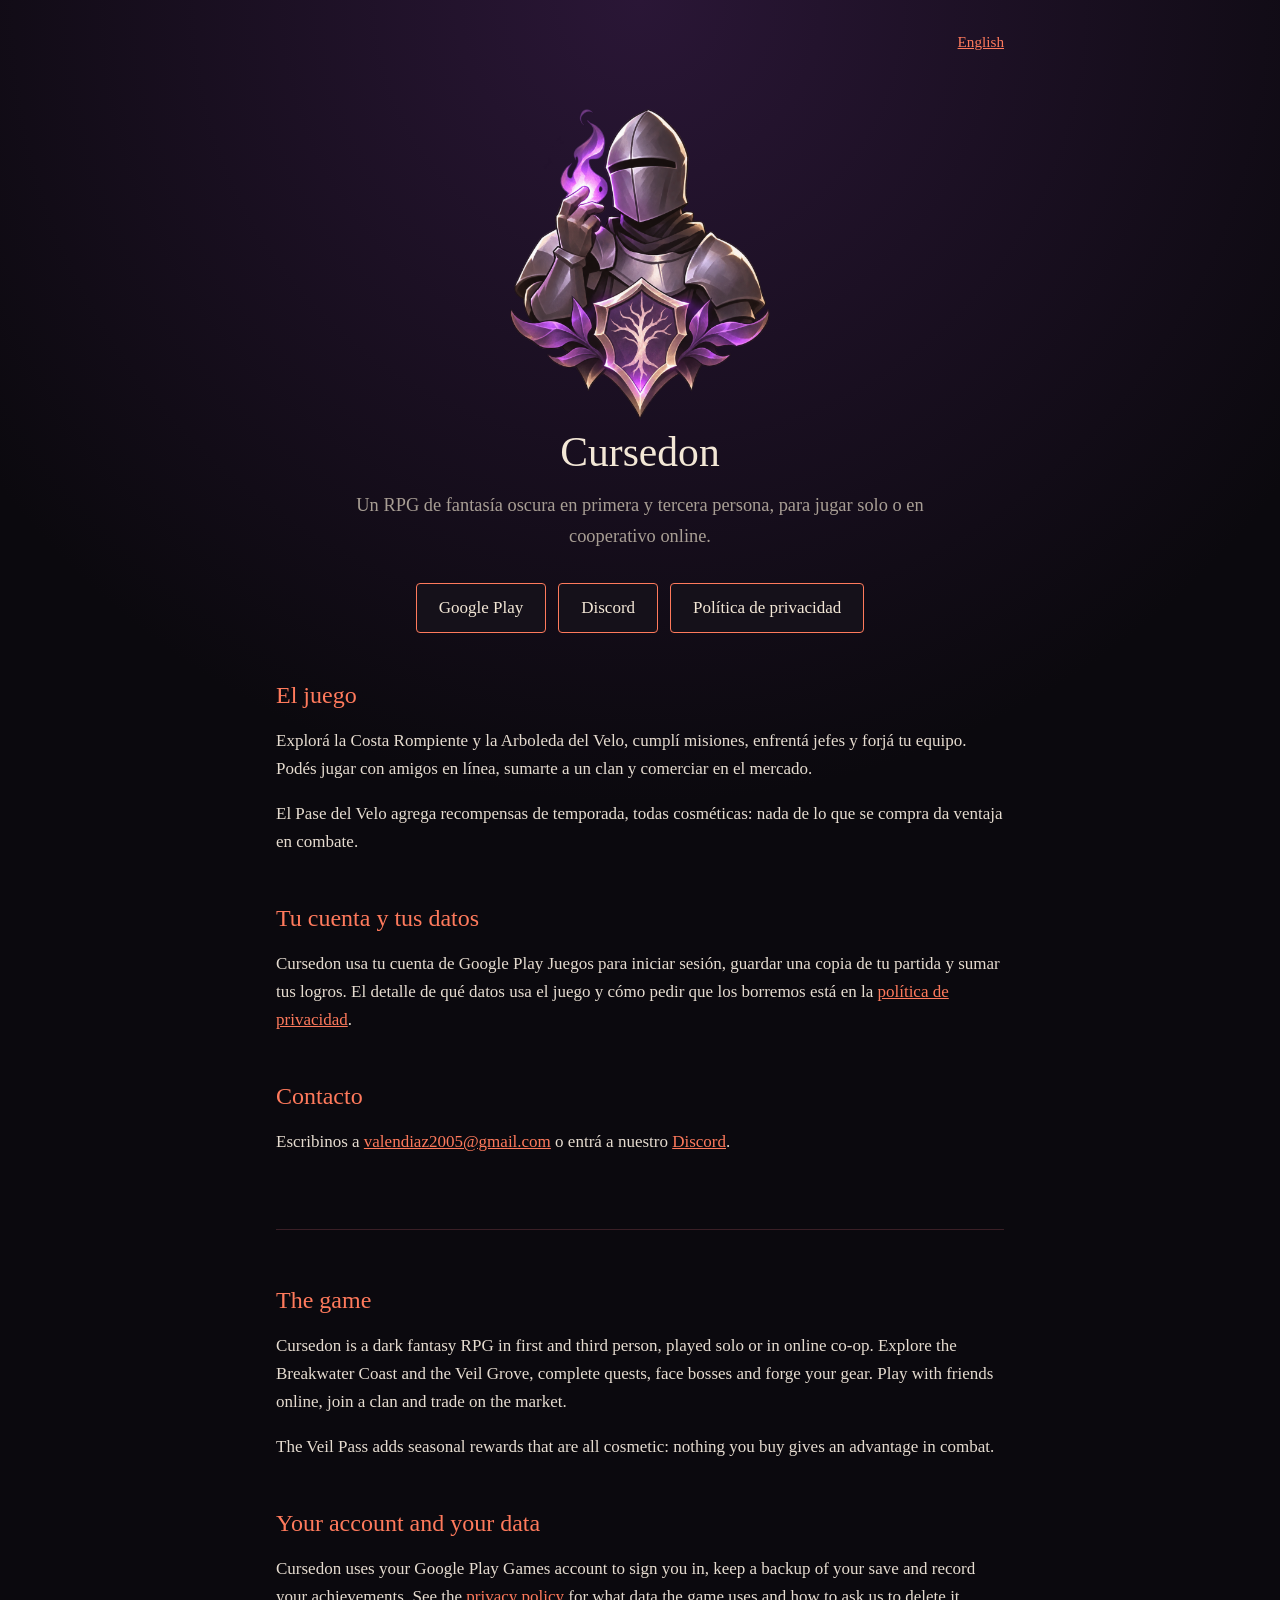
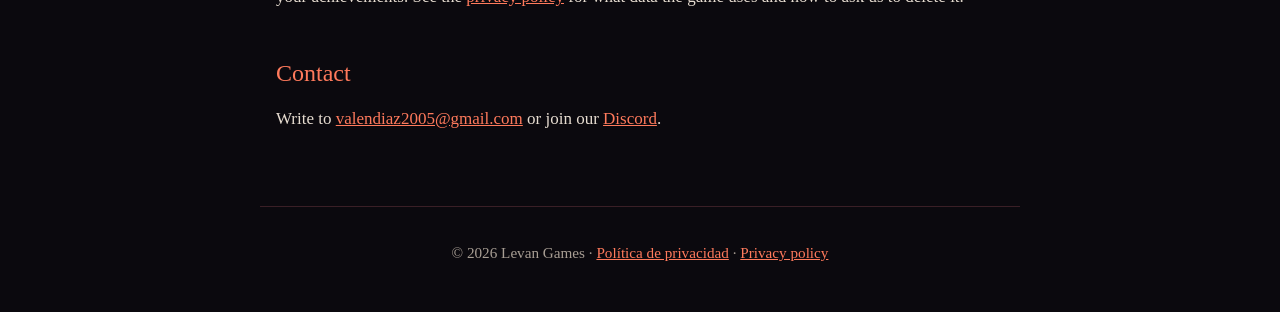
<file: index.html>
<!doctype html>
<html lang="es">
<head>
  <meta charset="utf-8">
  <meta name="viewport" content="width=device-width, initial-scale=1">
  <title>Cursedon</title>
  <meta name="description" content="Cursedon es un RPG de fantasía oscura en primera y tercera persona, para jugar solo o en cooperativo online.">
  <link rel="stylesheet" href="estilo.css">
</head>
<body>
  <main>
    <p class="idioma"><a href="#english">English</a></p>

    <section class="idioma-bloque" lang="es">
      <div class="portada">
        <img src="emblema.png" alt="Caballero con una llama violeta en la mano y un escudo con un árbol" width="430" height="512">
        <h1>Cursedon</h1>
        <p class="bajada">Un RPG de fantasía oscura en primera y tercera persona, para jugar solo o en cooperativo online.</p>
      </div>
      <div class="botones">
        <a class="boton" href="https://play.google.com/store/apps/details?id=com.levangames.cursedon">Google Play</a>
        <a class="boton" href="https://discord.gg/XxwwFs8Q4K">Discord</a>
        <a class="boton" href="privacidad.html">Política de privacidad</a>
      </div>

      <h2>El juego</h2>
      <p>Explorá la Costa Rompiente y la Arboleda del Velo, cumplí misiones, enfrentá jefes y forjá tu equipo. Podés jugar con amigos en línea, sumarte a un clan y comerciar en el mercado.</p>
      <p>El Pase del Velo agrega recompensas de temporada, todas cosméticas: nada de lo que se compra da ventaja en combate.</p>

      <h2>Tu cuenta y tus datos</h2>
      <p>Cursedon usa tu cuenta de Google Play Juegos para iniciar sesión, guardar una copia de tu partida y sumar tus logros. El detalle de qué datos usa el juego y cómo pedir que los borremos está en la <a href="privacidad.html">política de privacidad</a>.</p>

      <h2>Contacto</h2>
      <p>Escribinos a <a href="mailto:valendiaz2005@gmail.com">valendiaz2005@gmail.com</a> o entrá a nuestro <a href="https://discord.gg/XxwwFs8Q4K">Discord</a>.</p>
    </section>

    <section class="idioma-bloque" id="english" lang="en">
      <h2>The game</h2>
      <p>Cursedon is a dark fantasy RPG in first and third person, played solo or in online co-op. Explore the Breakwater Coast and the Veil Grove, complete quests, face bosses and forge your gear. Play with friends online, join a clan and trade on the market.</p>
      <p>The Veil Pass adds seasonal rewards that are all cosmetic: nothing you buy gives an advantage in combat.</p>

      <h2>Your account and your data</h2>
      <p>Cursedon uses your Google Play Games account to sign you in, keep a backup of your save and record your achievements. See the <a href="privacidad.html#english">privacy policy</a> for what data the game uses and how to ask us to delete it.</p>

      <h2>Contact</h2>
      <p>Write to <a href="mailto:valendiaz2005@gmail.com">valendiaz2005@gmail.com</a> or join our <a href="https://discord.gg/XxwwFs8Q4K">Discord</a>.</p>
    </section>
  </main>

  <footer class="pie">
    <p>© 2026 Levan Games · <a href="privacidad.html">Política de privacidad</a> · <a href="privacidad.html#english">Privacy policy</a></p>
  </footer>
</body>
</html>
</file>
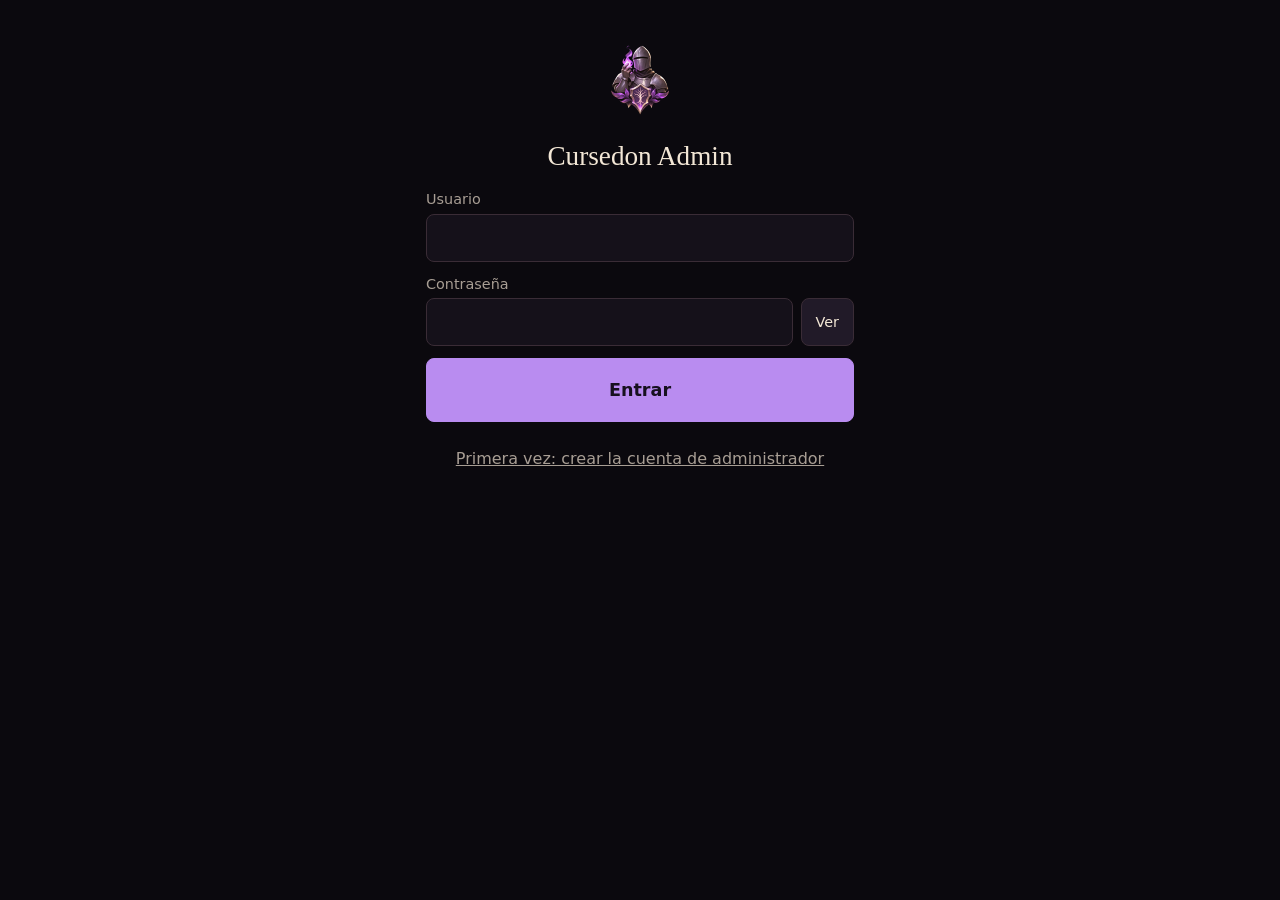
<file: admin.html>
<!doctype html>
<html lang="es">
<head>
  <meta charset="utf-8">
  <meta name="viewport" content="width=device-width, initial-scale=1, viewport-fit=cover">
  <meta http-equiv="Content-Security-Policy" content="default-src 'none'; script-src 'self'; style-src 'self'; img-src 'self' data:; connect-src https://player-auth.services.api.unity.com https://cloud-code.services.api.unity.com; manifest-src 'self'; base-uri 'none'; form-action 'none'">
  <meta name="robots" content="noindex, nofollow">
  <meta name="referrer" content="no-referrer">
  <title>Cursedon Admin</title>
  <meta name="theme-color" content="#0b090e">
  <meta name="mobile-web-app-capable" content="yes">
  <meta name="apple-mobile-web-app-capable" content="yes">
  <meta name="apple-mobile-web-app-title" content="Cursedon Admin">
  <meta name="apple-mobile-web-app-status-bar-style" content="black-translucent">
  <link rel="manifest" href="admin.webmanifest">
  <link rel="icon" href="admin-icono-192.png">
  <link rel="apple-touch-icon" href="admin-icono-180.png">
  <link rel="stylesheet" href="admin.css">
  <script src="admin-objetos.js" defer></script>
  <script src="admin.js" defer></script>
</head>
<body>
  <noscript><p class="error">Esta página necesita JavaScript.</p></noscript>

  <!-- Entrar -->
  <section id="entrar" class="pantalla" hidden>
    <img class="emblema" src="admin-icono-192.png" alt="" width="96" height="96">
    <h1 id="entrar-titulo">Cursedon Admin</h1>
    <form id="form-entrar" novalidate>
      <label class="campo">Usuario
        <input id="usuario" name="username" type="text" autocomplete="username" autocapitalize="none" autocorrect="off" spellcheck="false" required>
      </label>
      <label class="campo">Contraseña
        <span class="con-boton">
          <input id="clave" name="password" type="password" autocomplete="current-password" required>
          <button type="button" id="ver-clave" class="btn">Ver</button>
        </span>
      </label>
      <p id="reglas-cuenta" class="nota" hidden>Usuario: de 3 a 20 caracteres, letras, números y . - @ _. Contraseña: de 8 a 30 caracteres, con mayúscula, minúscula, número y símbolo.</p>
      <button type="submit" id="btn-entrar" class="btn primario grande">Entrar</button>
      <p id="error-entrar" class="error" role="alert" hidden></p>
    </form>
    <button type="button" id="cambiar-modo" class="enlace">Primera vez: crear la cuenta de administrador</button>
  </section>

  <!-- Sin permiso -->
  <section id="sin-permiso" class="pantalla" hidden>
    <h1>Todavía no sos administrador</h1>
    <p>El servidor solo atiende a los Player ID de la clave <code>buzon_admins</code> de Remote Config. Entraste con este:</p>
    <p class="id-grande" id="sp-id"></p>
    <button type="button" id="sp-copiar" class="btn primario grande">Copiar Player ID</button>
    <p class="nota">Sumalo a la lista <code>ids</code> de <code>buzon_admins</code>, sin borrar los que ya están, y publicá el cambio en el Dashboard de Unity. Después tocá Reintentar.</p>
    <button type="button" id="sp-reintentar" class="btn grande">Reintentar</button>
    <button type="button" id="sp-salir" class="enlace">Salir</button>
  </section>

  <!-- Aplicacion -->
  <div id="app" hidden>
    <header class="barra">
      <strong class="marca">Cursedon Admin</strong>
      <button type="button" id="mi-id" class="id-copiable" aria-label="Copiar mi Player ID"></button>
      <button type="button" id="salir" class="btn chico">Salir</button>
    </header>

    <main>
      <!-- Fotos -->
      <section id="tab-fotos" class="tab tab-fotos">
        <div id="revision" hidden>
          <div class="rev-cabecera">
            <button type="button" id="rev-volver" class="btn chico" hidden>‹ Denuncias</button>
            <span id="rev-contador"></span>
            <button type="button" id="rev-actualizar" class="btn chico">Actualizar</button>
          </div>
          <div class="foto-marco">
            <img id="foto-grande" alt="" hidden>
            <p id="foto-mensaje" class="foto-mensaje"></p>
            <span id="foto-etiqueta" class="foto-etiqueta" hidden></span>
            <figure id="foto-publicada" class="foto-publicada" hidden>
              <img id="foto-chica" alt="Foto publicada ahora">
              <figcaption>Publicada</figcaption>
            </figure>
          </div>
          <div class="rev-datos">
            <button type="button" id="rev-id" class="id-copiable" aria-label="Copiar el Player ID del jugador"></button>
            <span id="rev-hora" class="suave"></span>
          </div>
          <p id="rev-apelacion" class="apelacion" hidden></p>
          <div class="rev-acciones">
            <div class="fila-principal">
              <button type="button" id="b-rechazar" class="btn peligro grande" disabled>✕ Rechazar</button>
              <button type="button" id="b-aprobar" class="btn exito grande" disabled>✓ Aprobar</button>
            </div>
            <div class="fila-secundaria">
              <button type="button" id="b-saltar" class="btn" disabled>Saltar</button>
              <button type="button" id="b-retirar" class="btn" disabled>Retirar publicada</button>
              <button type="button" id="b-vetar" class="btn" disabled>Vetar fotos</button>
            </div>
          </div>
        </div>
        <div id="fotos-vacio" class="vacio" hidden>
          <p id="fotos-vacio-texto"></p>
          <button type="button" id="fotos-recargar" class="btn primario grande">Actualizar</button>
        </div>
      </section>

      <!-- Denuncias -->
      <section id="tab-denuncias" class="tab relleno" hidden>
        <div class="fila-dia">
          <button type="button" id="den-antes" class="btn" aria-label="Día anterior">‹</button>
          <input id="den-dia" type="date" aria-label="Día de las denuncias, en UTC">
          <button type="button" id="den-despues" class="btn" aria-label="Día siguiente">›</button>
          <button type="button" id="den-actualizar" class="btn">Actualizar</button>
        </div>
        <p id="den-resumen" class="nota"></p>
        <div id="den-lista" class="lista"></div>
      </section>

      <!-- Jugadores -->
      <section id="tab-jugadores" class="tab relleno" hidden>
        <form id="form-jugador" class="buscador" novalidate>
          <label class="campo" for="j-buscar">Nombre o Player ID</label>
          <div class="con-boton">
            <input id="j-buscar" type="text" autocapitalize="none" autocorrect="off" spellcheck="false" maxlength="64">
            <button type="submit" id="j-ir" class="btn">Buscar</button>
          </div>
        </form>
        <div id="j-resultado" class="lista"></div>
        <div class="titulo-con-boton vetados">
          <h2>Vetados</h2>
          <button type="button" id="j-actualizar" class="btn">Actualizar</button>
        </div>
        <p id="j-resumen" class="nota"></p>
        <div id="j-vetos" class="lista"></div>
      </section>

      <!-- Buzon -->
      <section id="tab-buzon" class="tab relleno" hidden>
        <h2>Nueva carta</h2>
        <form id="form-carta" novalidate>
          <div class="segmento" role="group" aria-label="Para quién">
            <button type="button" id="bz-para-uno" class="btn" aria-pressed="true">Un jugador</button>
            <button type="button" id="bz-para-todos" class="btn" aria-pressed="false">Todos</button>
          </div>
          <div id="bz-zona-uno">
            <label class="campo" for="bz-buscar">Nombre o Player ID</label>
            <div class="con-boton">
              <input id="bz-buscar" type="text" autocapitalize="none" autocorrect="off" spellcheck="false" maxlength="64">
              <button type="button" id="bz-buscar-ir" class="btn">Buscar</button>
            </div>
            <div id="bz-resultados" class="lista"></div>
          </div>
          <div id="bz-zona-todos" hidden>
            <div class="dos-columnas">
              <label class="campo">Días que dura
                <input id="bz-dias" type="number" inputmode="numeric" min="0" max="365" value="30">
              </label>
              <label class="campo">Versión mínima
                <input id="bz-version" type="text" inputmode="decimal" autocorrect="off" spellcheck="false" maxlength="16" placeholder="Cualquiera">
              </label>
            </div>
            <p class="nota">La recibe cada jugador una vez, también los que entren mientras dure. Con 0 días no vence. Si trae algo nuevo, poné la versión que lo trae.</p>
          </div>
          <label class="campo">Título
            <input id="bz-titulo" type="text" maxlength="60">
          </label>
          <label class="campo">Mensaje
            <textarea id="bz-mensaje" rows="3" maxlength="500"></textarea>
          </label>
          <div class="titulo-con-boton regalo">
            <h2>Regalo</h2>
            <span id="bz-cuenta-objetos" class="suave"></span>
          </div>
          <div id="bz-objetos" class="lista"></div>
          <button type="button" id="bz-agregar" class="btn ancho">+ Agregar objeto</button>
          <p id="bz-sin-catalogo" class="nota error" hidden>No se cargó el catálogo de objetos (admin-objetos.js): por ahora solo se puede mandar oro, experiencia y mensajes.</p>
          <div class="dos-columnas">
            <label class="campo">Oro
              <input id="bz-oro" type="number" inputmode="numeric" min="0" max="10000000" value="0">
            </label>
            <label class="campo">Experiencia
              <input id="bz-xp" type="number" inputmode="numeric" min="0" max="10000000" value="0">
            </label>
          </div>
          <p class="nota">El oro y la experiencia se reciben con la partida cargada (desde la pausa).</p>
          <button type="submit" id="bz-revisar" class="btn primario grande ancho">Revisar y enviar</button>
        </form>

        <div id="bz-pendientes" class="lista"></div>

        <div class="titulo-con-boton">
          <h2>Cartas para todos</h2>
          <button type="button" id="bz-globales-act" class="btn">Actualizar</button>
        </div>
        <div id="bz-globales" class="lista"></div>

        <div class="titulo-con-boton">
          <h2>Historial</h2>
          <button type="button" id="bz-historial-act" class="btn">Actualizar</button>
        </div>
        <div id="bz-historial" class="lista"></div>
      </section>

      <!-- Codigos -->
      <section id="tab-codigos" class="tab relleno" hidden>
        <h2>Generar un lote</h2>
        <form id="form-codigos" novalidate>
          <div class="dos-columnas">
            <label class="campo">Cantidad (hasta 500)
              <input id="c-cantidad" type="number" inputmode="numeric" min="1" max="500" value="10">
            </label>
            <label class="campo">Usos por código
              <input id="c-usos" type="number" inputmode="numeric" min="1" value="1">
            </label>
          </div>
          <label class="campo">Recompensa
            <select id="c-tipo">
              <option value="cosmetico">Cosmético o skin</option>
              <option value="elite">Pase Élite</option>
            </select>
          </label>
          <label class="campo" id="c-recompensa-campo">Id del cosmético
            <input id="c-recompensa" type="text" autocapitalize="none" autocorrect="off" spellcheck="false" maxlength="96">
          </label>
          <label class="campo" id="c-temporada-campo" hidden>Temporada
            <input id="c-temporada" type="text" autocapitalize="none" autocorrect="off" spellcheck="false" value="s01">
          </label>
          <div class="dos-columnas">
            <label class="campo">Prefijo
              <input id="c-prefijo" type="text" autocapitalize="characters" autocorrect="off" spellcheck="false" maxlength="8" value="VELO">
            </label>
            <label class="campo">Campaña o motivo
              <input id="c-campana" type="text" maxlength="64">
            </label>
          </div>
          <div class="dos-columnas">
            <label class="campo">Desde (opcional)
              <input id="c-desde" type="date">
            </label>
            <label class="campo">Vence (opcional)
              <input id="c-hasta" type="date">
            </label>
          </div>
          <p class="nota">Desde y Vence cuentan a las 00:00 de ese día, hora de este teléfono: el día que elijas en Vence ya no sirve.</p>
          <label class="tilde"><input id="c-por-cuenta" type="checkbox" checked> Una vez por cuenta</label>
          <button type="submit" id="c-generar" class="btn primario grande">Generar</button>
        </form>
        <div id="c-lotes" class="lista"></div>

        <h2>Consultar o revocar</h2>
        <label class="campo">Código
          <input id="c-codigo" type="text" autocapitalize="characters" autocorrect="off" spellcheck="false" maxlength="32">
        </label>
        <div class="dos-botones">
          <button type="button" id="c-consultar" class="btn grande">Consultar usos</button>
          <button type="button" id="c-revocar" class="btn peligro grande">Revocar</button>
        </div>
        <div id="c-resultado" class="lista"></div>
      </section>

      <!-- Temporada -->
      <section id="tab-temporada" class="tab relleno" hidden>
        <div class="titulo-con-boton">
          <h2>Temporada y secretos</h2>
          <button type="button" id="t-actualizar" class="btn">Actualizar</button>
        </div>
        <div id="t-estado" class="lista"></div>
        <h2>Errores de compra</h2>
        <div class="fila-dia">
          <button type="button" id="err-antes" class="btn" aria-label="Día anterior">‹</button>
          <input id="err-dia" type="date" aria-label="Día de los errores, en UTC">
          <button type="button" id="err-despues" class="btn" aria-label="Día siguiente">›</button>
          <button type="button" id="err-actualizar" class="btn">Actualizar</button>
        </div>
        <p id="err-resumen" class="nota"></p>
        <div id="err-lista" class="lista"></div>
      </section>
    </main>

    <nav class="pestanas" aria-label="Secciones">
      <button type="button" class="pestana" data-tab="fotos" aria-current="page">Fotos <span id="insignia" class="insignia" hidden></span></button>
      <button type="button" class="pestana" data-tab="denuncias">Denuncias</button>
      <button type="button" class="pestana" data-tab="jugadores">Jugadores</button>
      <button type="button" class="pestana" data-tab="buzon">Buzón</button>
      <button type="button" class="pestana" data-tab="codigos">Códigos</button>
      <button type="button" class="pestana" data-tab="temporada">Temporada</button>
    </nav>
  </div>

  <dialog id="hoja" class="hoja"></dialog>
  <div id="aviso" class="aviso" role="status" aria-live="polite" hidden></div>
</body>
</html>
</file>
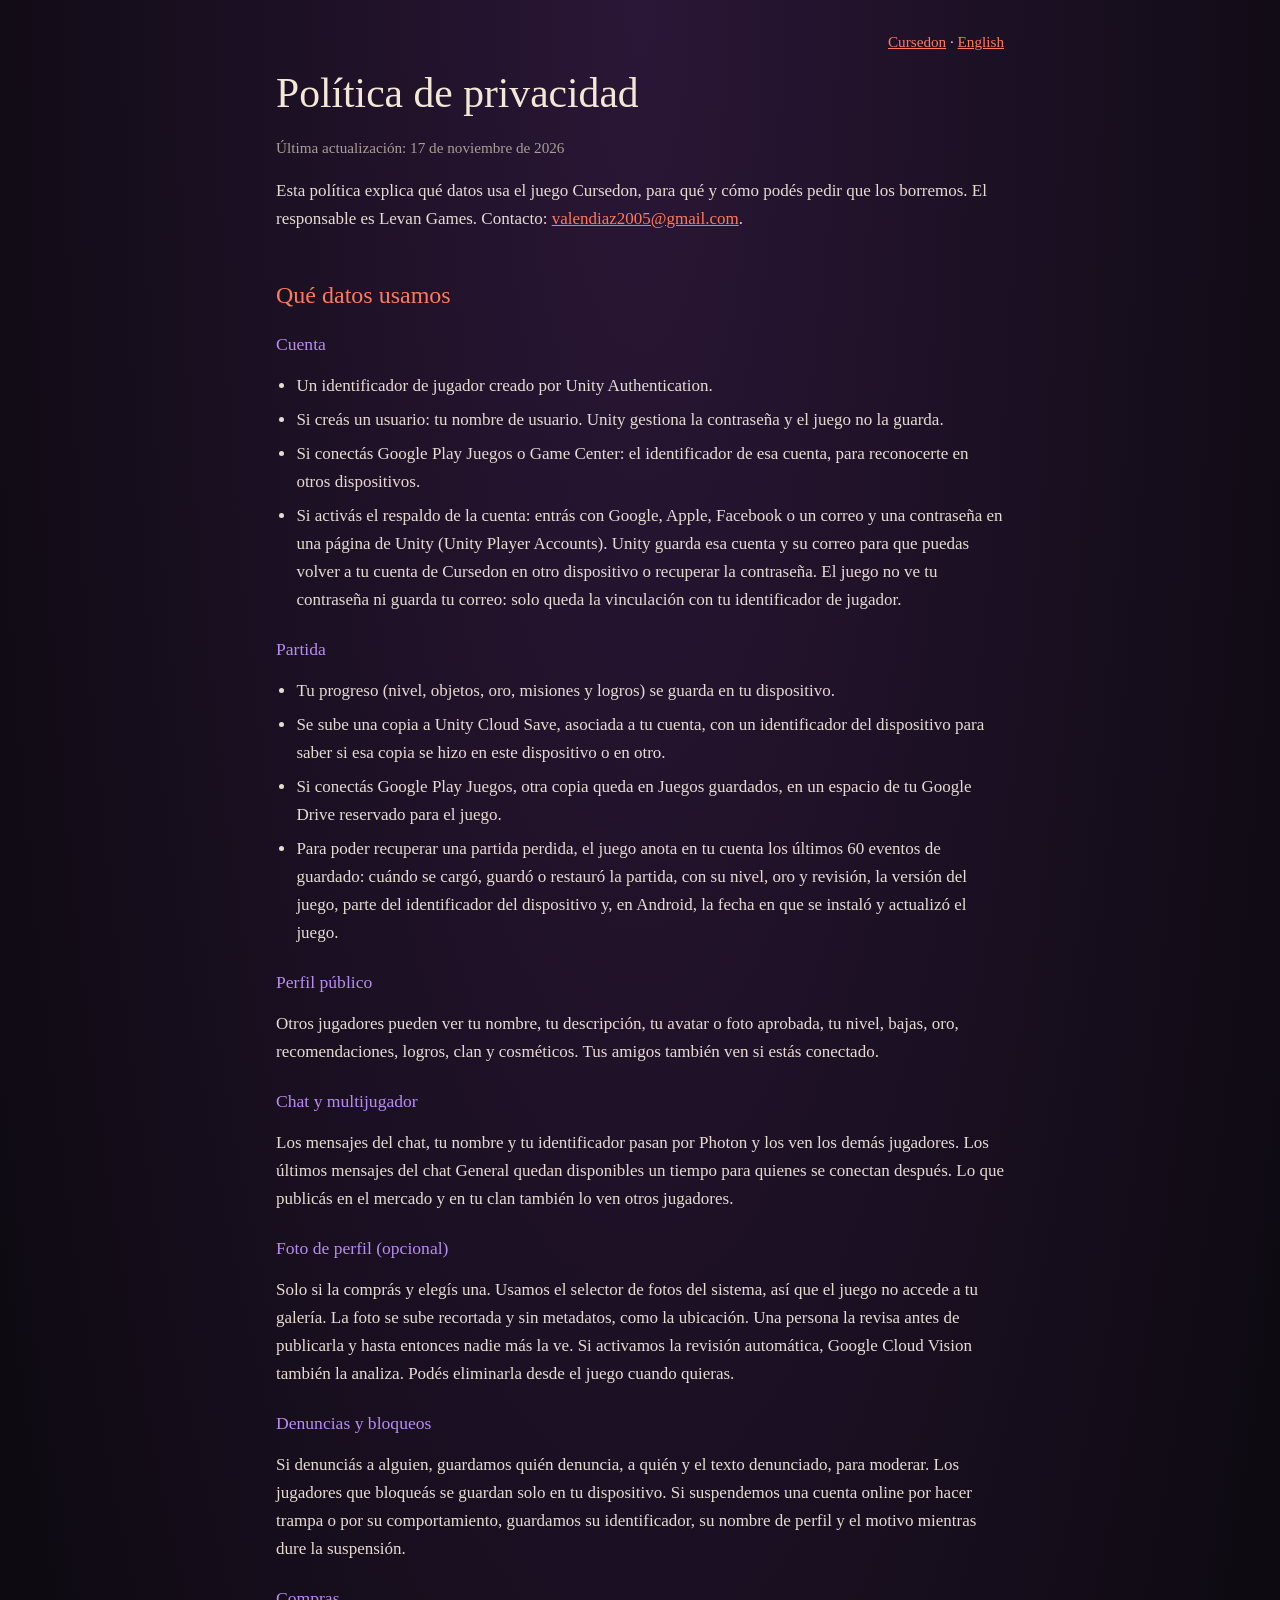
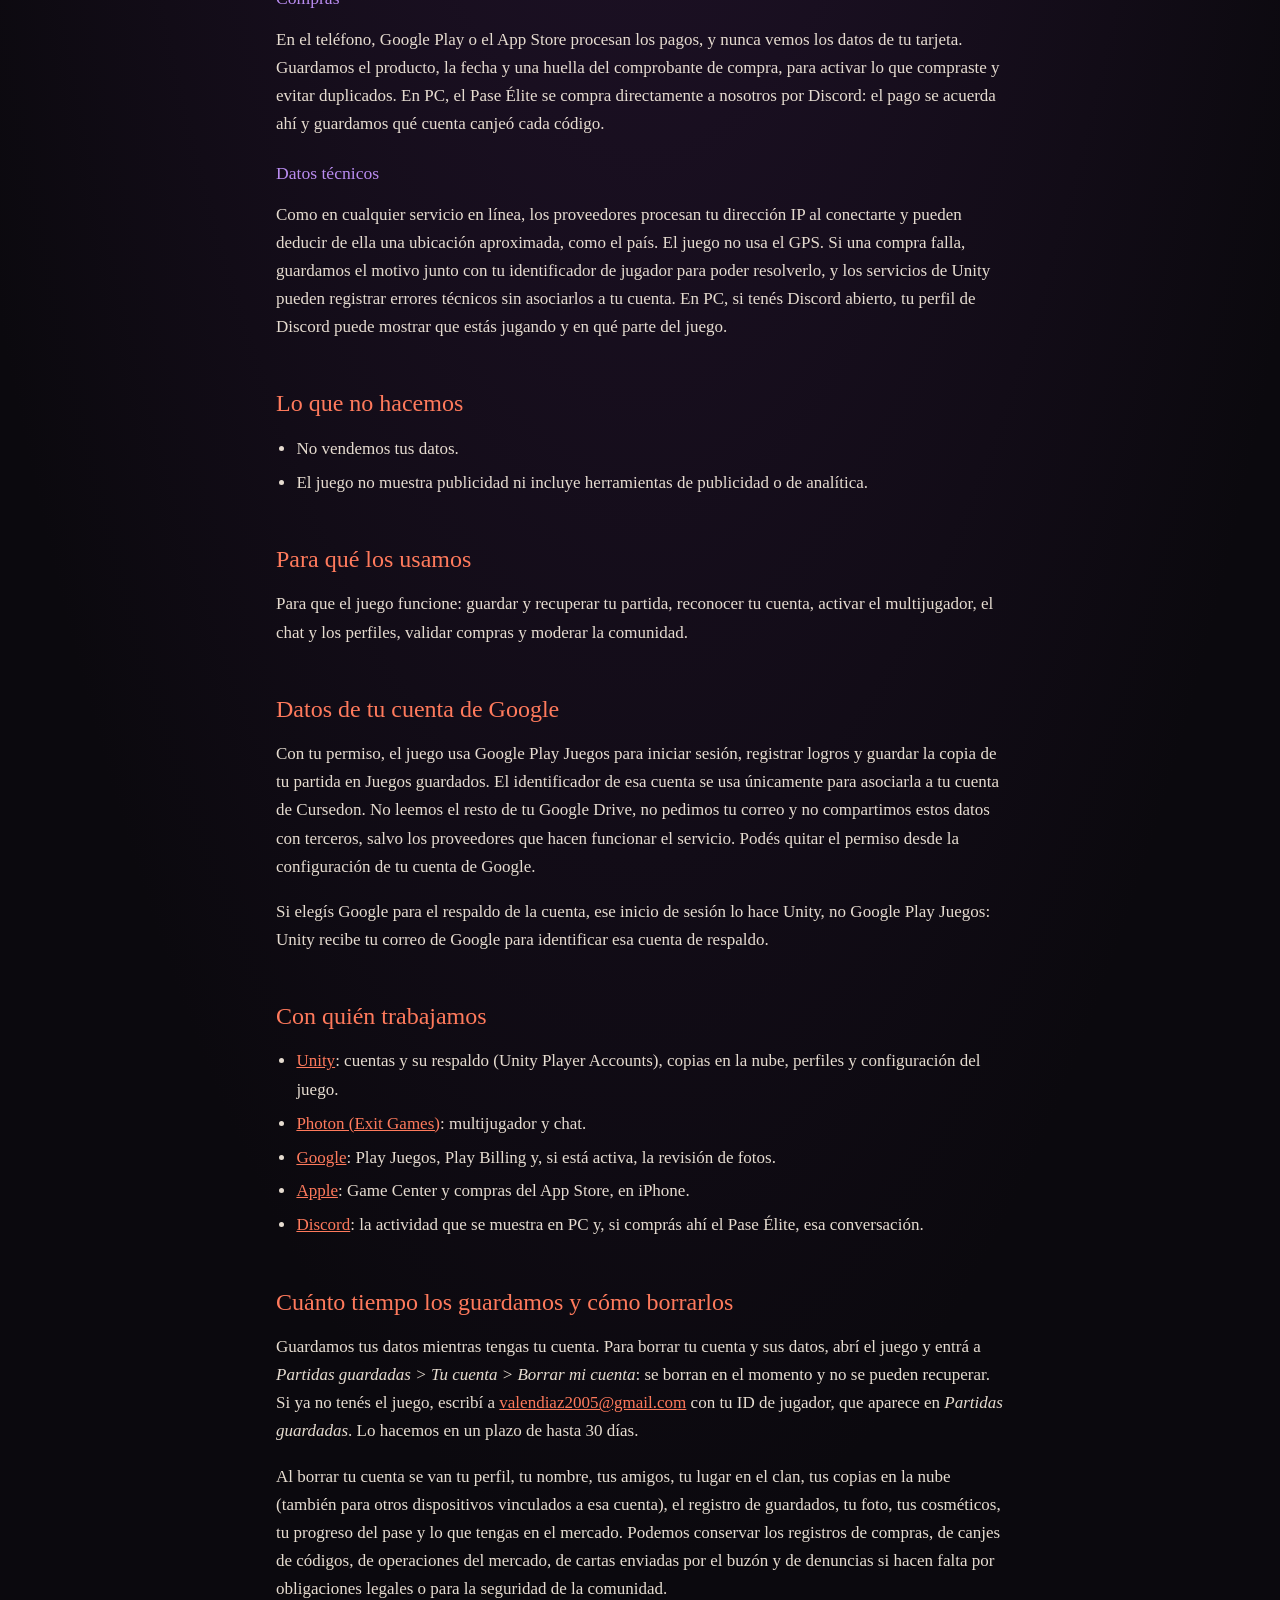
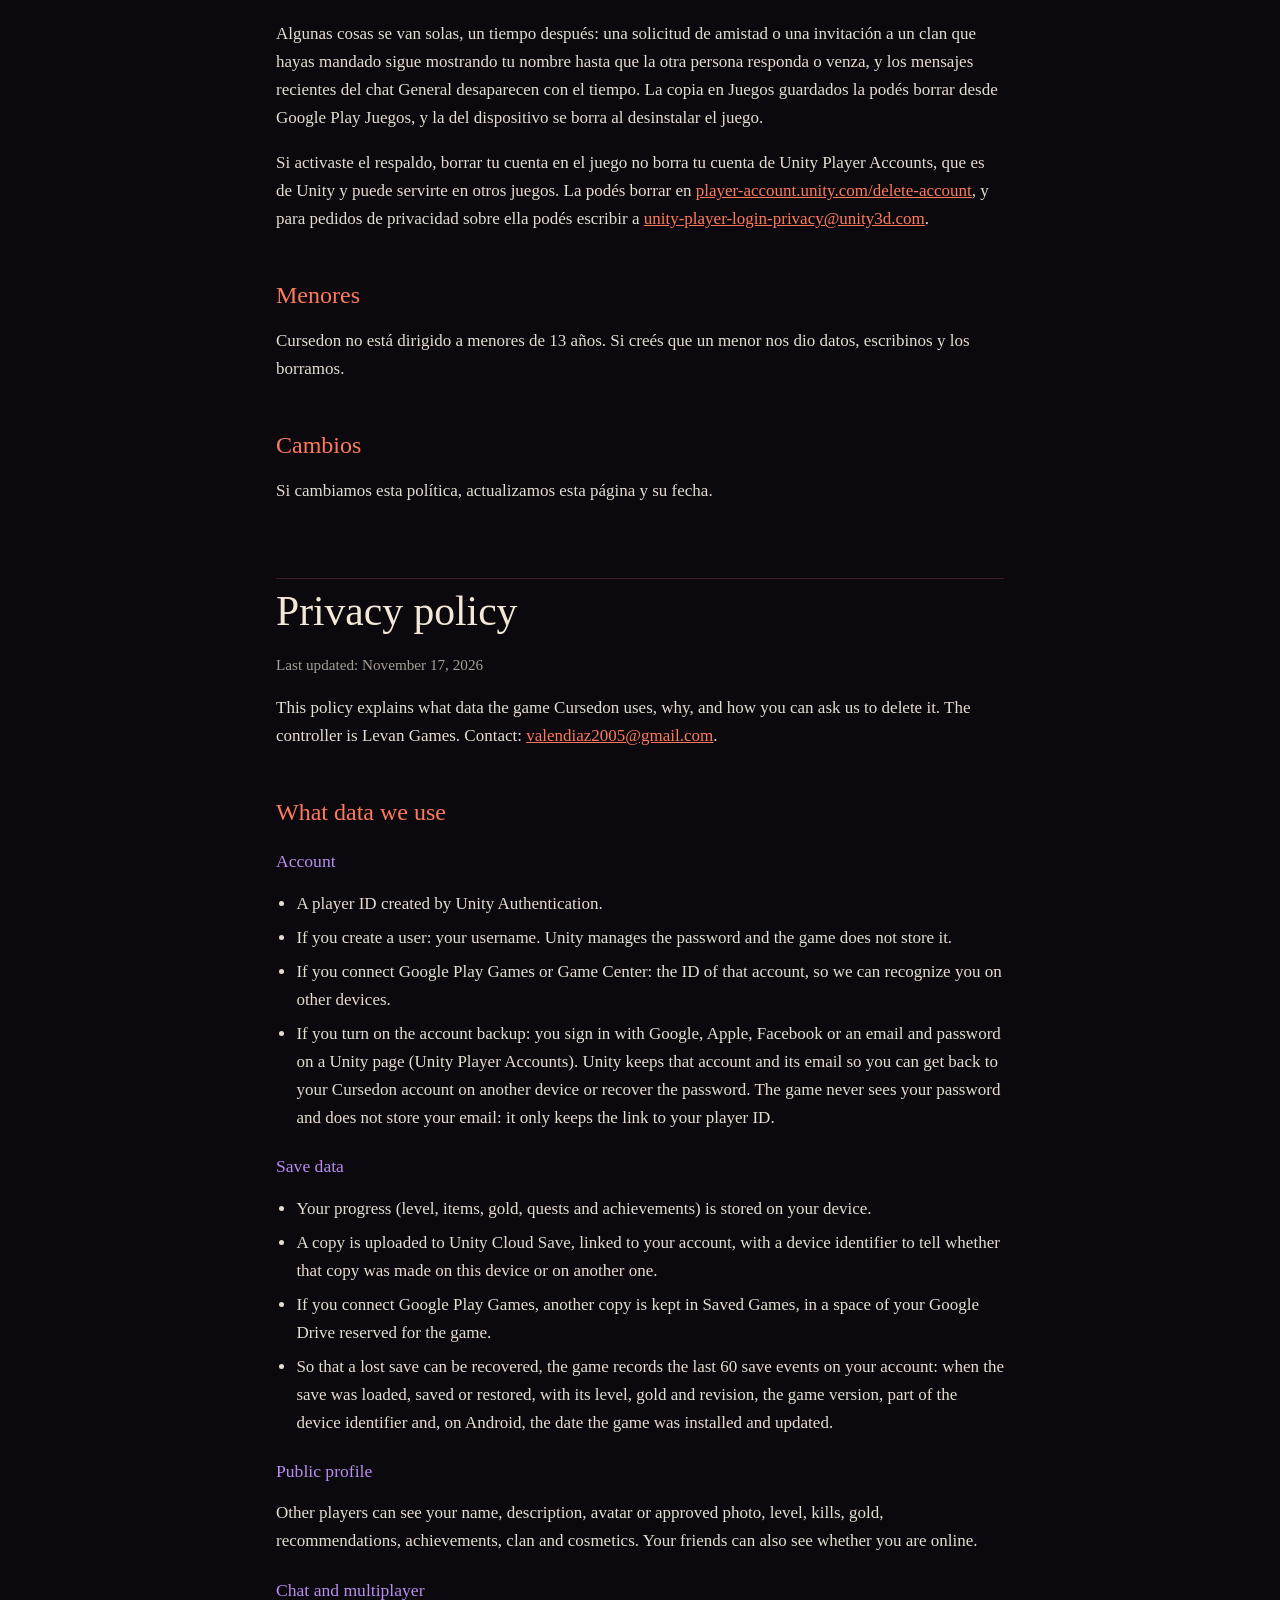
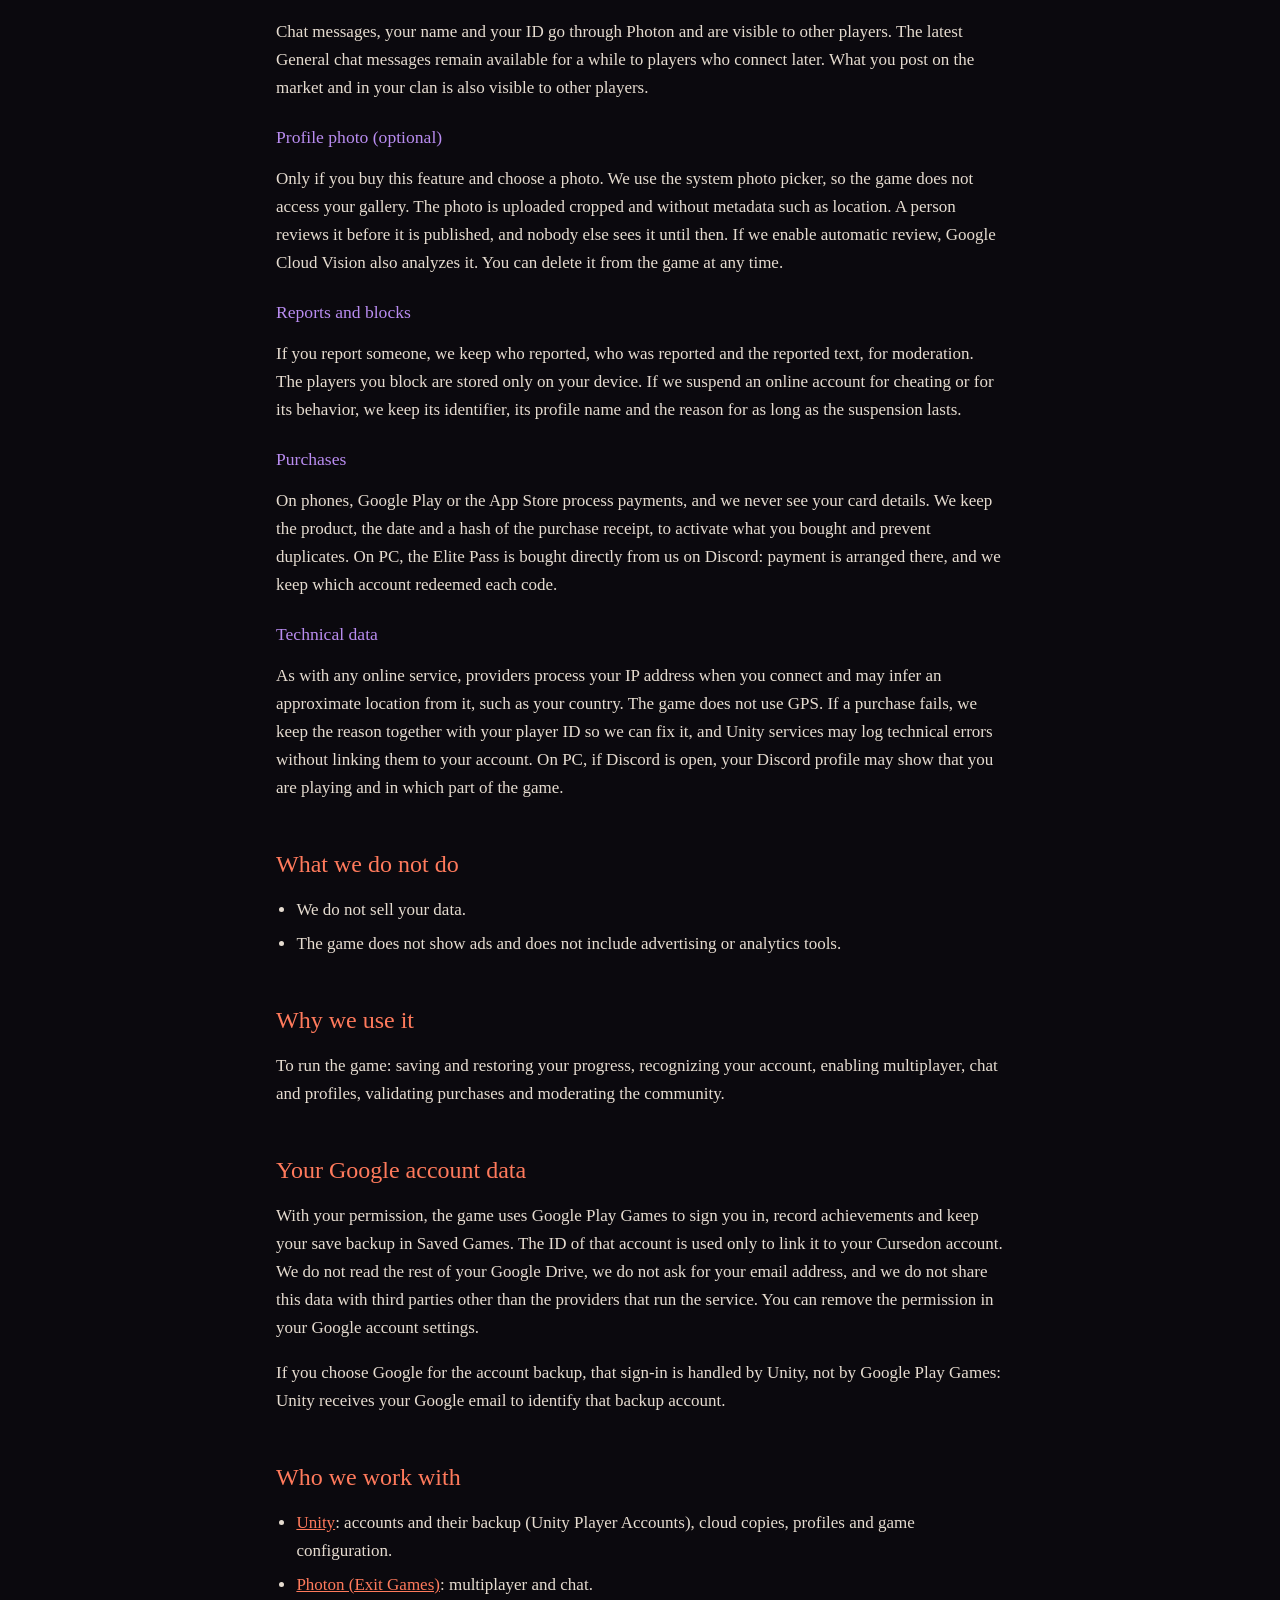
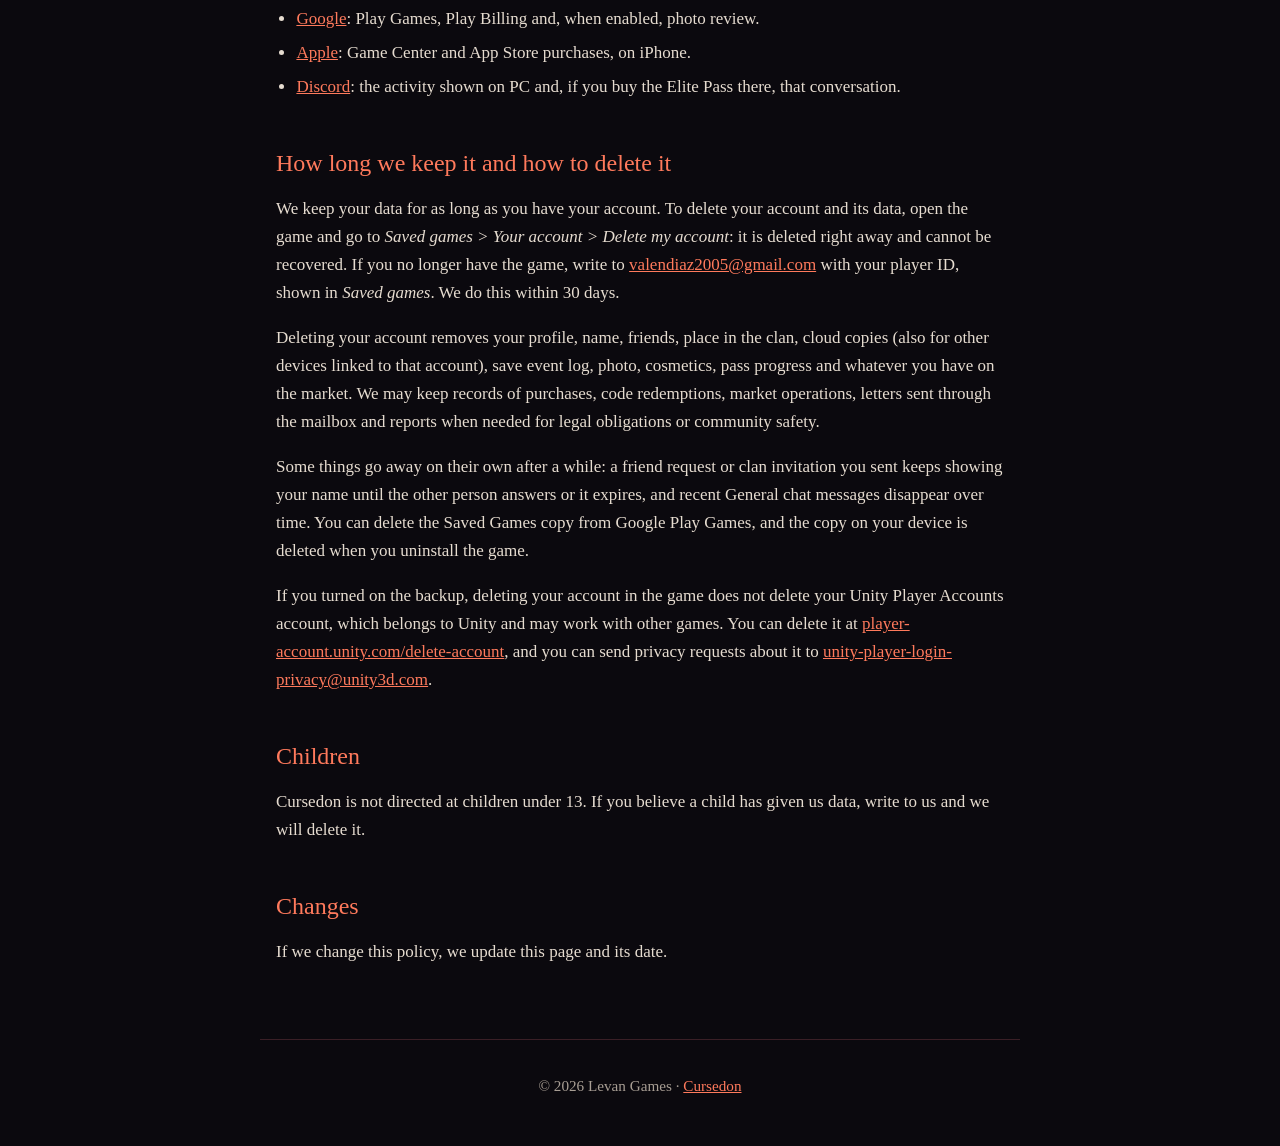
<file: privacidad.html>
<!doctype html>
<html lang="es">
<head>
  <meta charset="utf-8">
  <meta name="viewport" content="width=device-width, initial-scale=1">
  <title>Política de privacidad de Cursedon</title>
  <meta name="description" content="Qué datos usa Cursedon, para qué, con quién se comparten y cómo pedir que se borren.">
  <link rel="stylesheet" href="estilo.css">
</head>
<body>
  <main>
    <p class="idioma"><a href="index.html">Cursedon</a> · <a href="#english">English</a></p>

    <section class="idioma-bloque" lang="es">
      <h1>Política de privacidad</h1>
      <p class="fecha">Última actualización: 17 de noviembre de 2026</p>
      <p>Esta política explica qué datos usa el juego Cursedon, para qué y cómo podés pedir que los borremos. El responsable es Levan Games. Contacto: <a href="mailto:valendiaz2005@gmail.com">valendiaz2005@gmail.com</a>.</p>

      <h2>Qué datos usamos</h2>
      <h3>Cuenta</h3>
      <ul>
        <li>Un identificador de jugador creado por Unity Authentication.</li>
        <li>Si creás un usuario: tu nombre de usuario. Unity gestiona la contraseña y el juego no la guarda.</li>
        <li>Si conectás Google Play Juegos o Game Center: el identificador de esa cuenta, para reconocerte en otros dispositivos.</li>
        <li>Si activás el respaldo de la cuenta: entrás con Google, Apple, Facebook o un correo y una contraseña en una página de Unity (Unity Player Accounts). Unity guarda esa cuenta y su correo para que puedas volver a tu cuenta de Cursedon en otro dispositivo o recuperar la contraseña. El juego no ve tu contraseña ni guarda tu correo: solo queda la vinculación con tu identificador de jugador.</li>
      </ul>
      <h3>Partida</h3>
      <ul>
        <li>Tu progreso (nivel, objetos, oro, misiones y logros) se guarda en tu dispositivo.</li>
        <li>Se sube una copia a Unity Cloud Save, asociada a tu cuenta, con un identificador del dispositivo para saber si esa copia se hizo en este dispositivo o en otro.</li>
        <li>Si conectás Google Play Juegos, otra copia queda en Juegos guardados, en un espacio de tu Google Drive reservado para el juego.</li>
        <li>Para poder recuperar una partida perdida, el juego anota en tu cuenta los últimos 60 eventos de guardado: cuándo se cargó, guardó o restauró la partida, con su nivel, oro y revisión, la versión del juego, parte del identificador del dispositivo y, en Android, la fecha en que se instaló y actualizó el juego.</li>
      </ul>
      <h3>Perfil público</h3>
      <p>Otros jugadores pueden ver tu nombre, tu descripción, tu avatar o foto aprobada, tu nivel, bajas, oro, recomendaciones, logros, clan y cosméticos. Tus amigos también ven si estás conectado.</p>
      <h3>Chat y multijugador</h3>
      <p>Los mensajes del chat, tu nombre y tu identificador pasan por Photon y los ven los demás jugadores. Los últimos mensajes del chat General quedan disponibles un tiempo para quienes se conectan después. Lo que publicás en el mercado y en tu clan también lo ven otros jugadores.</p>
      <h3>Foto de perfil (opcional)</h3>
      <p>Solo si la comprás y elegís una. Usamos el selector de fotos del sistema, así que el juego no accede a tu galería. La foto se sube recortada y sin metadatos, como la ubicación. Una persona la revisa antes de publicarla y hasta entonces nadie más la ve. Si activamos la revisión automática, Google Cloud Vision también la analiza. Podés eliminarla desde el juego cuando quieras.</p>
      <h3>Denuncias y bloqueos</h3>
      <p>Si denunciás a alguien, guardamos quién denuncia, a quién y el texto denunciado, para moderar. Los jugadores que bloqueás se guardan solo en tu dispositivo. Si suspendemos una cuenta online por hacer trampa o por su comportamiento, guardamos su identificador, su nombre de perfil y el motivo mientras dure la suspensión.</p>
      <h3>Compras</h3>
      <p>En el teléfono, Google Play o el App Store procesan los pagos, y nunca vemos los datos de tu tarjeta. Guardamos el producto, la fecha y una huella del comprobante de compra, para activar lo que compraste y evitar duplicados. En PC, el Pase Élite se compra directamente a nosotros por Discord: el pago se acuerda ahí y guardamos qué cuenta canjeó cada código.</p>
      <h3>Datos técnicos</h3>
      <p>Como en cualquier servicio en línea, los proveedores procesan tu dirección IP al conectarte y pueden deducir de ella una ubicación aproximada, como el país. El juego no usa el GPS. Si una compra falla, guardamos el motivo junto con tu identificador de jugador para poder resolverlo, y los servicios de Unity pueden registrar errores técnicos sin asociarlos a tu cuenta. En PC, si tenés Discord abierto, tu perfil de Discord puede mostrar que estás jugando y en qué parte del juego.</p>

      <h2>Lo que no hacemos</h2>
      <ul>
        <li>No vendemos tus datos.</li>
        <li>El juego no muestra publicidad ni incluye herramientas de publicidad o de analítica.</li>
      </ul>

      <h2>Para qué los usamos</h2>
      <p>Para que el juego funcione: guardar y recuperar tu partida, reconocer tu cuenta, activar el multijugador, el chat y los perfiles, validar compras y moderar la comunidad.</p>

      <h2>Datos de tu cuenta de Google</h2>
      <p>Con tu permiso, el juego usa Google Play Juegos para iniciar sesión, registrar logros y guardar la copia de tu partida en Juegos guardados. El identificador de esa cuenta se usa únicamente para asociarla a tu cuenta de Cursedon. No leemos el resto de tu Google Drive, no pedimos tu correo y no compartimos estos datos con terceros, salvo los proveedores que hacen funcionar el servicio. Podés quitar el permiso desde la configuración de tu cuenta de Google.</p>
      <p>Si elegís Google para el respaldo de la cuenta, ese inicio de sesión lo hace Unity, no Google Play Juegos: Unity recibe tu correo de Google para identificar esa cuenta de respaldo.</p>

      <h2>Con quién trabajamos</h2>
      <ul>
        <li><a href="https://unity.com/legal/privacy-policy">Unity</a>: cuentas y su respaldo (Unity Player Accounts), copias en la nube, perfiles y configuración del juego.</li>
        <li><a href="https://www.photonengine.com/privacy">Photon (Exit Games)</a>: multijugador y chat.</li>
        <li><a href="https://policies.google.com/privacy">Google</a>: Play Juegos, Play Billing y, si está activa, la revisión de fotos.</li>
        <li><a href="https://www.apple.com/legal/privacy/">Apple</a>: Game Center y compras del App Store, en iPhone.</li>
        <li><a href="https://discord.com/privacy">Discord</a>: la actividad que se muestra en PC y, si comprás ahí el Pase Élite, esa conversación.</li>
      </ul>

      <h2>Cuánto tiempo los guardamos y cómo borrarlos</h2>
      <p>Guardamos tus datos mientras tengas tu cuenta. Para borrar tu cuenta y sus datos, abrí el juego y entrá a <em>Partidas guardadas &gt; Tu cuenta &gt; Borrar mi cuenta</em>: se borran en el momento y no se pueden recuperar. Si ya no tenés el juego, escribí a <a href="mailto:valendiaz2005@gmail.com">valendiaz2005@gmail.com</a> con tu ID de jugador, que aparece en <em>Partidas guardadas</em>. Lo hacemos en un plazo de hasta 30 días.</p>
      <p>Al borrar tu cuenta se van tu perfil, tu nombre, tus amigos, tu lugar en el clan, tus copias en la nube (también para otros dispositivos vinculados a esa cuenta), el registro de guardados, tu foto, tus cosméticos, tu progreso del pase y lo que tengas en el mercado. Podemos conservar los registros de compras, de canjes de códigos, de operaciones del mercado, de cartas enviadas por el buzón y de denuncias si hacen falta por obligaciones legales o para la seguridad de la comunidad.</p>
      <p>Algunas cosas se van solas, un tiempo después: una solicitud de amistad o una invitación a un clan que hayas mandado sigue mostrando tu nombre hasta que la otra persona responda o venza, y los mensajes recientes del chat General desaparecen con el tiempo. La copia en Juegos guardados la podés borrar desde Google Play Juegos, y la del dispositivo se borra al desinstalar el juego.</p>
      <p>Si activaste el respaldo, borrar tu cuenta en el juego no borra tu cuenta de Unity Player Accounts, que es de Unity y puede servirte en otros juegos. La podés borrar en <a href="https://player-account.unity.com/delete-account">player-account.unity.com/delete-account</a>, y para pedidos de privacidad sobre ella podés escribir a <a href="mailto:unity-player-login-privacy@unity3d.com">unity-player-login-privacy@unity3d.com</a>.</p>

      <h2>Menores</h2>
      <p>Cursedon no está dirigido a menores de 13 años. Si creés que un menor nos dio datos, escribinos y los borramos.</p>

      <h2>Cambios</h2>
      <p>Si cambiamos esta política, actualizamos esta página y su fecha.</p>
    </section>

    <section class="idioma-bloque" id="english" lang="en">
      <h1>Privacy policy</h1>
      <p class="fecha">Last updated: November 17, 2026</p>
      <p>This policy explains what data the game Cursedon uses, why, and how you can ask us to delete it. The controller is Levan Games. Contact: <a href="mailto:valendiaz2005@gmail.com">valendiaz2005@gmail.com</a>.</p>

      <h2>What data we use</h2>
      <h3>Account</h3>
      <ul>
        <li>A player ID created by Unity Authentication.</li>
        <li>If you create a user: your username. Unity manages the password and the game does not store it.</li>
        <li>If you connect Google Play Games or Game Center: the ID of that account, so we can recognize you on other devices.</li>
        <li>If you turn on the account backup: you sign in with Google, Apple, Facebook or an email and password on a Unity page (Unity Player Accounts). Unity keeps that account and its email so you can get back to your Cursedon account on another device or recover the password. The game never sees your password and does not store your email: it only keeps the link to your player ID.</li>
      </ul>
      <h3>Save data</h3>
      <ul>
        <li>Your progress (level, items, gold, quests and achievements) is stored on your device.</li>
        <li>A copy is uploaded to Unity Cloud Save, linked to your account, with a device identifier to tell whether that copy was made on this device or on another one.</li>
        <li>If you connect Google Play Games, another copy is kept in Saved Games, in a space of your Google Drive reserved for the game.</li>
        <li>So that a lost save can be recovered, the game records the last 60 save events on your account: when the save was loaded, saved or restored, with its level, gold and revision, the game version, part of the device identifier and, on Android, the date the game was installed and updated.</li>
      </ul>
      <h3>Public profile</h3>
      <p>Other players can see your name, description, avatar or approved photo, level, kills, gold, recommendations, achievements, clan and cosmetics. Your friends can also see whether you are online.</p>
      <h3>Chat and multiplayer</h3>
      <p>Chat messages, your name and your ID go through Photon and are visible to other players. The latest General chat messages remain available for a while to players who connect later. What you post on the market and in your clan is also visible to other players.</p>
      <h3>Profile photo (optional)</h3>
      <p>Only if you buy this feature and choose a photo. We use the system photo picker, so the game does not access your gallery. The photo is uploaded cropped and without metadata such as location. A person reviews it before it is published, and nobody else sees it until then. If we enable automatic review, Google Cloud Vision also analyzes it. You can delete it from the game at any time.</p>
      <h3>Reports and blocks</h3>
      <p>If you report someone, we keep who reported, who was reported and the reported text, for moderation. The players you block are stored only on your device. If we suspend an online account for cheating or for its behavior, we keep its identifier, its profile name and the reason for as long as the suspension lasts.</p>
      <h3>Purchases</h3>
      <p>On phones, Google Play or the App Store process payments, and we never see your card details. We keep the product, the date and a hash of the purchase receipt, to activate what you bought and prevent duplicates. On PC, the Elite Pass is bought directly from us on Discord: payment is arranged there, and we keep which account redeemed each code.</p>
      <h3>Technical data</h3>
      <p>As with any online service, providers process your IP address when you connect and may infer an approximate location from it, such as your country. The game does not use GPS. If a purchase fails, we keep the reason together with your player ID so we can fix it, and Unity services may log technical errors without linking them to your account. On PC, if Discord is open, your Discord profile may show that you are playing and in which part of the game.</p>

      <h2>What we do not do</h2>
      <ul>
        <li>We do not sell your data.</li>
        <li>The game does not show ads and does not include advertising or analytics tools.</li>
      </ul>

      <h2>Why we use it</h2>
      <p>To run the game: saving and restoring your progress, recognizing your account, enabling multiplayer, chat and profiles, validating purchases and moderating the community.</p>

      <h2>Your Google account data</h2>
      <p>With your permission, the game uses Google Play Games to sign you in, record achievements and keep your save backup in Saved Games. The ID of that account is used only to link it to your Cursedon account. We do not read the rest of your Google Drive, we do not ask for your email address, and we do not share this data with third parties other than the providers that run the service. You can remove the permission in your Google account settings.</p>
      <p>If you choose Google for the account backup, that sign-in is handled by Unity, not by Google Play Games: Unity receives your Google email to identify that backup account.</p>

      <h2>Who we work with</h2>
      <ul>
        <li><a href="https://unity.com/legal/privacy-policy">Unity</a>: accounts and their backup (Unity Player Accounts), cloud copies, profiles and game configuration.</li>
        <li><a href="https://www.photonengine.com/privacy">Photon (Exit Games)</a>: multiplayer and chat.</li>
        <li><a href="https://policies.google.com/privacy">Google</a>: Play Games, Play Billing and, when enabled, photo review.</li>
        <li><a href="https://www.apple.com/legal/privacy/">Apple</a>: Game Center and App Store purchases, on iPhone.</li>
        <li><a href="https://discord.com/privacy">Discord</a>: the activity shown on PC and, if you buy the Elite Pass there, that conversation.</li>
      </ul>

      <h2>How long we keep it and how to delete it</h2>
      <p>We keep your data for as long as you have your account. To delete your account and its data, open the game and go to <em>Saved games &gt; Your account &gt; Delete my account</em>: it is deleted right away and cannot be recovered. If you no longer have the game, write to <a href="mailto:valendiaz2005@gmail.com">valendiaz2005@gmail.com</a> with your player ID, shown in <em>Saved games</em>. We do this within 30 days.</p>
      <p>Deleting your account removes your profile, name, friends, place in the clan, cloud copies (also for other devices linked to that account), save event log, photo, cosmetics, pass progress and whatever you have on the market. We may keep records of purchases, code redemptions, market operations, letters sent through the mailbox and reports when needed for legal obligations or community safety.</p>
      <p>Some things go away on their own after a while: a friend request or clan invitation you sent keeps showing your name until the other person answers or it expires, and recent General chat messages disappear over time. You can delete the Saved Games copy from Google Play Games, and the copy on your device is deleted when you uninstall the game.</p>
      <p>If you turned on the backup, deleting your account in the game does not delete your Unity Player Accounts account, which belongs to Unity and may work with other games. You can delete it at <a href="https://player-account.unity.com/delete-account">player-account.unity.com/delete-account</a>, and you can send privacy requests about it to <a href="mailto:unity-player-login-privacy@unity3d.com">unity-player-login-privacy@unity3d.com</a>.</p>

      <h2>Children</h2>
      <p>Cursedon is not directed at children under 13. If you believe a child has given us data, write to us and we will delete it.</p>

      <h2>Changes</h2>
      <p>If we change this policy, we update this page and its date.</p>
    </section>
  </main>

  <footer class="pie">
    <p>© 2026 Levan Games · <a href="index.html">Cursedon</a></p>
  </footer>
</body>
</html>
</file>
<file: estilo.css>
:root {
  color-scheme: dark;
  --fondo: #0b090e;
  --panel: #15111a;
  --borde: #3a1f26;
  --texto: #e6dcd0;
  --suave: #a89e94;
  --titulo: #f3e7d6;
  --acento: #ff7a5c;
  --violeta: #b98cf0;
}

* { box-sizing: border-box; }

html { scroll-behavior: smooth; }

body {
  margin: 0;
  background: var(--fondo);
  background-image: radial-gradient(ellipse 90% 60% at 50% 0, #2a1636 0, transparent 70%);
  background-repeat: no-repeat;
  color: var(--texto);
  font: 17px/1.65 Georgia, "Times New Roman", serif;
}

main, .pie { width: min(760px, 100%); margin: 0 auto; padding: 0 16px; }

h1, h2, h3 { color: var(--titulo); font-weight: normal; line-height: 1.2; }
h1 { font-size: 2.6rem; margin: 0 0 .3em; }
h2 { font-size: 1.5rem; margin: 2em 0 .5em; color: var(--acento); }
h3 { font-size: 1.1rem; margin: 1.4em 0 .3em; color: var(--violeta); }

a { color: var(--acento); }
a:focus-visible { outline: 2px solid var(--violeta); outline-offset: 2px; }

ul { padding-left: 1.2em; }
li { margin: .35em 0; }

.portada { text-align: center; padding: 40px 0 8px; }
.portada img { width: min(260px, 60vw); height: auto; }
.bajada { font-size: 1.15rem; color: var(--suave); margin: 0 auto; max-width: 34em; }

.botones { display: flex; flex-wrap: wrap; justify-content: center; gap: 12px; margin: 24px 0 8px; }
.boton {
  display: inline-block;
  padding: 10px 22px;
  border: 1px solid var(--acento);
  border-radius: 4px;
  background: var(--panel);
  color: var(--titulo);
  text-decoration: none;
}
.boton:hover { background: #241821; }

.idioma { text-align: right; padding-top: 14px; font-size: .95rem; }
.fecha { color: var(--suave); font-size: .95rem; }

section.idioma-bloque { padding-bottom: 8px; }
section.idioma-bloque + section.idioma-bloque { margin-top: 48px; padding-top: 8px; border-top: 1px solid var(--borde); }

.pie {
  margin-top: 48px;
  padding-top: 18px;
  padding-bottom: 32px;
  border-top: 1px solid var(--borde);
  color: var(--suave);
  font-size: .95rem;
  text-align: center;
}
</file>
<file: admin.css>
:root {
  color-scheme: dark;
  --fondo: #0b090e;
  --panel: #15111a;
  --panel-alto: #211a28;
  --borde: #3a2c36;
  --texto: #e6dcd0;
  --suave: #a89e94;
  --titulo: #f3e7d6;
  --acento: #ff7a5c;
  --violeta: #b98cf0;
  --exito: #1c7f4b;
  --peligro: #b83a2b;
}

* { box-sizing: border-box; }
[hidden] { display: none !important; }

html, body { height: 100%; }

body {
  margin: 0;
  background: var(--fondo);
  color: var(--texto);
  font: 16px/1.45 system-ui, -apple-system, "Segoe UI", Roboto, sans-serif;
  -webkit-tap-highlight-color: transparent;
  overflow-wrap: anywhere;
}

h1, h2 { color: var(--titulo); font-family: Georgia, "Times New Roman", serif; font-weight: normal; line-height: 1.2; }
h1 { font-size: 1.7rem; margin: 0 0 16px; }
h2 { font-size: 1.25rem; margin: 24px 0 12px; }
h2:first-child { margin-top: 4px; }
code { color: var(--violeta); }

/* ---- Botones y campos ---- */

.btn {
  min-height: 48px;
  padding: 8px 14px;
  border: 1px solid var(--borde);
  border-radius: 8px;
  background: var(--panel-alto);
  color: var(--titulo);
  font: inherit;
  cursor: pointer;
  touch-action: manipulation;
}
.btn:active:not(:disabled) { filter: brightness(1.3); }
.btn:disabled { opacity: .35; cursor: default; }
.btn:focus-visible, .pestana:focus-visible, .id-copiable:focus-visible, .enlace:focus-visible, input:focus-visible, select:focus-visible, textarea:focus-visible {
  outline: 2px solid var(--violeta);
  outline-offset: 2px;
}
.btn.chico { min-height: 40px; padding: 4px 12px; font-size: .9rem; }
.btn.grande { min-height: 64px; font-size: 1.1rem; font-weight: 600; }
.btn.primario { background: var(--violeta); border-color: var(--violeta); color: #17101f; }
.btn.exito { background: var(--exito); border-color: var(--exito); color: #fff; }
.btn.peligro { background: var(--peligro); border-color: var(--peligro); color: #fff; }

.enlace {
  min-height: 48px;
  padding: 8px;
  border: 0;
  background: none;
  color: var(--suave);
  font: inherit;
  text-decoration: underline;
  cursor: pointer;
}

.campo { display: block; margin-bottom: 12px; color: var(--suave); font-size: .9rem; }
.campo input, .campo select, .fila-dia input, .hoja input, textarea {
  display: block;
  width: 100%;
  min-height: 48px;
  margin-top: 4px;
  padding: 8px 12px;
  border: 1px solid var(--borde);
  border-radius: 8px;
  background: var(--panel);
  color: var(--texto);
  font: 16px/1.4 system-ui, -apple-system, "Segoe UI", Roboto, sans-serif;
}
textarea { font-family: ui-monospace, Menlo, Consolas, monospace; resize: vertical; }

.con-boton { display: flex; gap: 8px; align-items: flex-end; }
.con-boton input { flex: 1; min-width: 0; }
.tilde { display: flex; gap: 10px; align-items: center; min-height: 48px; margin-bottom: 12px; }
.tilde input { width: 22px; height: 22px; accent-color: var(--violeta); }
.dos-columnas { display: grid; grid-template-columns: 1fr 1fr; gap: 12px; }
.dos-columnas .campo { min-width: 0; }
.dos-botones { display: grid; grid-template-columns: 1fr 1fr; gap: 12px; }
#form-codigos .btn.grande { width: 100%; margin-bottom: 12px; }

.nota { margin: 0 0 12px; color: var(--suave); font-size: .9rem; }
.error { margin: 12px 0 0; color: var(--acento); }
.suave { color: var(--suave); font-size: .9rem; }

/* ---- Pantallas sueltas ---- */

.pantalla {
  width: min(460px, 100%);
  margin: 0 auto;
  padding: calc(env(safe-area-inset-top) + 32px) 16px calc(env(safe-area-inset-bottom) + 32px);
  display: flex;
  flex-direction: column;
}
.pantalla form { display: flex; flex-direction: column; }
.pantalla .btn { width: 100%; margin-bottom: 12px; }
.pantalla .con-boton .btn { width: auto; margin-bottom: 0; }
.emblema { align-self: center; margin-bottom: 12px; border-radius: 20px; }
#entrar h1 { text-align: center; }
.id-grande {
  margin: 0 0 12px;
  padding: 12px;
  border: 1px solid var(--borde);
  border-radius: 8px;
  background: var(--panel);
  color: var(--titulo);
  font: 1.05rem/1.4 ui-monospace, Menlo, Consolas, monospace;
  text-align: center;
  user-select: all;
}

/* ---- Armazon de la aplicacion ---- */

#app {
  display: flex;
  flex-direction: column;
  height: 100vh;
  height: 100dvh;
  max-width: 560px;
  margin: 0 auto;
}
.barra {
  flex: none;
  display: flex;
  align-items: center;
  gap: 8px;
  padding: calc(env(safe-area-inset-top) + 6px) 16px 6px;
  border-bottom: 1px solid var(--borde);
}
.marca { flex: 1; color: var(--titulo); font: normal 1.05rem Georgia, "Times New Roman", serif; white-space: nowrap; }
.id-copiable {
  min-height: 40px;
  min-width: 0;
  padding: 4px 8px;
  border: 1px dashed var(--borde);
  border-radius: 6px;
  background: none;
  color: var(--suave);
  font: .85rem ui-monospace, Menlo, Consolas, monospace;
  cursor: pointer;
}
main { flex: 1; min-height: 0; overflow: auto; }
.relleno { padding: 12px 16px 24px; }

/* Seis pestañas no entran en 320 px: la fila se desplaza de costado en vez de cortarlas. */
.pestanas {
  flex: none;
  display: flex;
  overflow-x: auto;
  scrollbar-width: none;
  padding-bottom: env(safe-area-inset-bottom);
  border-top: 1px solid var(--borde);
  background: var(--panel);
}
.pestanas::-webkit-scrollbar { display: none; }
.pestana {
  flex: 1 0 auto;
  min-height: 56px;
  padding: 4px;
  white-space: nowrap;
  border: 0;
  border-top: 3px solid transparent;
  background: none;
  color: var(--suave);
  font: .76rem/1.2 system-ui, -apple-system, "Segoe UI", Roboto, sans-serif;
  cursor: pointer;
  touch-action: manipulation;
}
.pestana[aria-current="page"] { border-top-color: var(--violeta); color: var(--titulo); font-weight: 600; }
.insignia {
  display: inline-block;
  min-width: 20px;
  padding: 0 5px;
  border-radius: 10px;
  background: var(--acento);
  color: #1b0f0b;
  font-size: .78rem;
  font-weight: 700;
  line-height: 20px;
  text-align: center;
}

/* ---- Fotos ---- */

.tab-fotos { height: 100%; display: flex; flex-direction: column; }
#revision { flex: 1; min-height: 0; display: flex; flex-direction: column; gap: 8px; padding: 8px 16px; }
.rev-cabecera { display: flex; align-items: center; gap: 8px; }
.rev-cabecera #rev-contador { flex: 1; color: var(--titulo); font-weight: 600; }
.foto-marco {
  flex: 1;
  min-height: 140px;
  position: relative;
  display: flex;
  align-items: center;
  justify-content: center;
  overflow: hidden;
  border: 1px solid var(--borde);
  border-radius: 10px;
  background: #000;
}
#foto-grande { width: 100%; height: 100%; object-fit: contain; }
.foto-mensaje { margin: 0; padding: 16px; color: var(--suave); text-align: center; }
.foto-etiqueta {
  position: absolute;
  top: 8px;
  left: 8px;
  padding: 2px 8px;
  border-radius: 6px;
  background: rgba(11, 9, 14, .85);
  color: var(--titulo);
  font-size: .85rem;
}
.foto-publicada {
  position: absolute;
  right: 8px;
  bottom: 8px;
  width: min(30%, 110px);
  margin: 0;
  border: 2px solid var(--violeta);
  border-radius: 8px;
  overflow: hidden;
  background: #000;
}
.foto-publicada img { display: block; width: 100%; aspect-ratio: 1; object-fit: cover; }
.foto-publicada figcaption { padding: 1px 2px; background: rgba(11, 9, 14, .9); color: var(--titulo); font-size: .72rem; text-align: center; }
.rev-datos { display: flex; align-items: center; justify-content: space-between; gap: 8px; }
.apelacion { max-height: 6.5em; margin: 0; padding: 8px 10px; overflow: auto; border-left: 3px solid var(--acento); background: var(--panel); font-size: .92rem; }
.rev-acciones { display: flex; flex-direction: column; gap: 8px; }
.fila-principal { display: grid; grid-template-columns: 1fr 1fr; gap: 8px; }
.fila-secundaria { display: grid; grid-template-columns: 1fr 1.5fr 1fr; gap: 8px; }
.fila-secundaria .btn { padding: 4px; font-size: .9rem; }
.vacio { margin: auto; padding: 24px 16px; text-align: center; }
.vacio p { font-size: 1.1rem; }

/* ---- Listas y tarjetas ---- */

.lista { display: flex; flex-direction: column; gap: 10px; }
.tarjeta { padding: 12px; border: 1px solid var(--borde); border-radius: 10px; background: var(--panel); }
.tarjeta p { margin: 0 0 8px; }
.tarjeta .botones-tarjeta { display: flex; flex-wrap: wrap; gap: 8px; margin-top: 8px; }
.etiqueta { display: inline-block; padding: 1px 8px; border-radius: 6px; background: var(--panel-alto); color: var(--violeta); font-size: .82rem; }
.etiqueta.mal { color: var(--acento); }
.etiqueta.bien { color: #6fd39b; }
.cabecera-tarjeta { display: flex; flex-wrap: wrap; align-items: center; gap: 8px; margin-bottom: 8px; }
.cabecera-tarjeta strong { color: var(--titulo); }
.datos { display: grid; grid-template-columns: auto 1fr; gap: 4px 12px; margin: 0; }
.datos dt { color: var(--suave); font-size: .9rem; }
.datos dd { margin: 0; min-width: 0; }
.mono { font-family: ui-monospace, Menlo, Consolas, monospace; font-size: .86rem; }

.aviso-lote { padding: 10px; border-left: 3px solid var(--acento); background: var(--panel-alto); color: var(--titulo); }
.tarjeta textarea { margin: 8px 0; }

.fila-dia { display: grid; grid-template-columns: 48px minmax(0, 1fr) 48px auto; gap: 6px; margin-bottom: 8px; }
.fila-dia input { margin-top: 0; padding: 8px 6px; }
.fila-dia .btn { padding: 4px 8px; }
.titulo-con-boton { display: flex; align-items: center; justify-content: space-between; gap: 8px; margin-bottom: 12px; }
.titulo-con-boton h2 { margin: 0; }
.buscador { margin-bottom: 12px; }
.buscador .campo { margin-bottom: 4px; }
.buscador input, #bz-zona-uno .con-boton input { min-height: 48px; padding: 8px 12px; border: 1px solid var(--borde); border-radius: 8px; background: var(--panel); color: var(--texto); font: 16px/1.4 system-ui, -apple-system, "Segoe UI", Roboto, sans-serif; }
.titulo-con-boton.vetados { margin-top: 20px; }
.datos dd.mono { overflow-wrap: anywhere; }

/* ---- Buzon ---- */

.btn.ancho { width: 100%; margin-bottom: 12px; }
.segmento { display: grid; grid-template-columns: 1fr 1fr; margin-bottom: 12px; }
.segmento .btn { border-radius: 8px 0 0 8px; }
.segmento .btn + .btn { border-left: 0; border-radius: 0 8px 8px 0; }
.segmento .btn[aria-pressed="true"] { background: var(--violeta); border-color: var(--violeta); color: #17101f; font-weight: 600; }
#bz-zona-uno .campo { margin-bottom: 4px; }
#bz-resultados { margin: 8px 0 12px; }
#tab-buzon textarea { font-family: system-ui, -apple-system, "Segoe UI", Roboto, sans-serif; }
.titulo-con-boton.regalo { margin-top: 8px; }
.objeto .cabecera-tarjeta { flex-wrap: nowrap; }
.objeto .cabecera-tarjeta strong { flex: 1; min-width: 0; }
.objeto .dos-columnas .campo { margin-bottom: 0; }
.objeto .solo { color: var(--suave); font-size: .9rem; align-self: center; }
#bz-objetos:not(:empty) { margin-bottom: 10px; }
#bz-pendientes:not(:empty) { margin-top: 24px; }
.para-todos { color: var(--acento); font-weight: 600; }
.hoja .elegir-lista { display: flex; flex-direction: column; gap: 6px; max-height: 52dvh; margin-bottom: 12px; overflow-y: auto; }
.hoja .elegir-lista .btn { display: flex; justify-content: space-between; gap: 8px; margin-bottom: 0; text-align: left; }
.hoja .elegir-lista .btn span:last-child { flex: none; color: var(--suave); font-size: .82rem; }
.hoja .grupo-objetos { margin: 6px 0 0; color: var(--suave); font-size: .8rem; text-transform: uppercase; letter-spacing: .04em; }
.hoja .datos { margin-bottom: 12px; }
.hoja .cita { max-height: 7em; overflow: auto; white-space: pre-wrap; }
.historial p { margin: 0; padding: 6px 0; border-bottom: 1px solid var(--borde); font-size: .9rem; }

/* ---- Hoja de abajo y avisos ---- */

.hoja {
  width: min(560px, 100%);
  max-width: 100%;
  max-height: 88dvh;
  margin: auto auto 0;
  padding: 16px 16px calc(env(safe-area-inset-bottom) + 16px);
  border: 1px solid var(--borde);
  border-bottom: 0;
  border-radius: 16px 16px 0 0;
  background: var(--panel);
  color: var(--texto);
}
.hoja::backdrop { background: rgba(0, 0, 0, .65); }
.hoja h2 { margin: 0 0 8px; }
.hoja p { margin: 0 0 12px; }
.hoja .btn { width: 100%; margin-bottom: 8px; }
.hoja .chips { display: grid; grid-template-columns: repeat(4, 1fr); gap: 8px; margin-bottom: 12px; }
.hoja .chips .btn { margin-bottom: 0; padding: 4px; }
.hoja .chips .btn[aria-pressed="true"] { border-color: var(--violeta); color: var(--violeta); }
.hoja .campo { margin-bottom: 12px; }
.hoja-foto { display: block; width: 120px; height: 120px; margin: 0 auto 12px; object-fit: cover; border: 2px solid var(--violeta); border-radius: 8px; }

.aviso {
  position: fixed;
  z-index: 10;
  /* Sobre la barra de arriba: el contador y la foto tienen que seguir a la vista. */
  top: calc(env(safe-area-inset-top) + 4px);
  left: 16px;
  right: 16px;
  max-width: 528px;
  margin: 0 auto;
  padding: 10px 14px;
  border: 1px solid var(--borde);
  border-radius: 8px;
  background: var(--panel-alto);
  color: var(--titulo);
  box-shadow: 0 6px 20px rgba(0, 0, 0, .5);
  /* Informa y nada mas: no puede comerse el toque de lo que tiene abajo. */
  pointer-events: none;
}
.aviso.mal { border-color: var(--acento); color: #ffd2c7; }
.aviso.bien { border-color: #2e9e62; }

/* Con muy poca altura la foto no puede quedar sin lugar. */
@media (max-height: 600px) {
  .marca { display: none; }
  #mi-id { margin-left: auto; }
  .btn.grande { min-height: 56px; }
  .fila-secundaria .btn { min-height: 44px; }
  .pestana { min-height: 48px; }
  .apelacion { max-height: 3.6em; }
}
</file>
